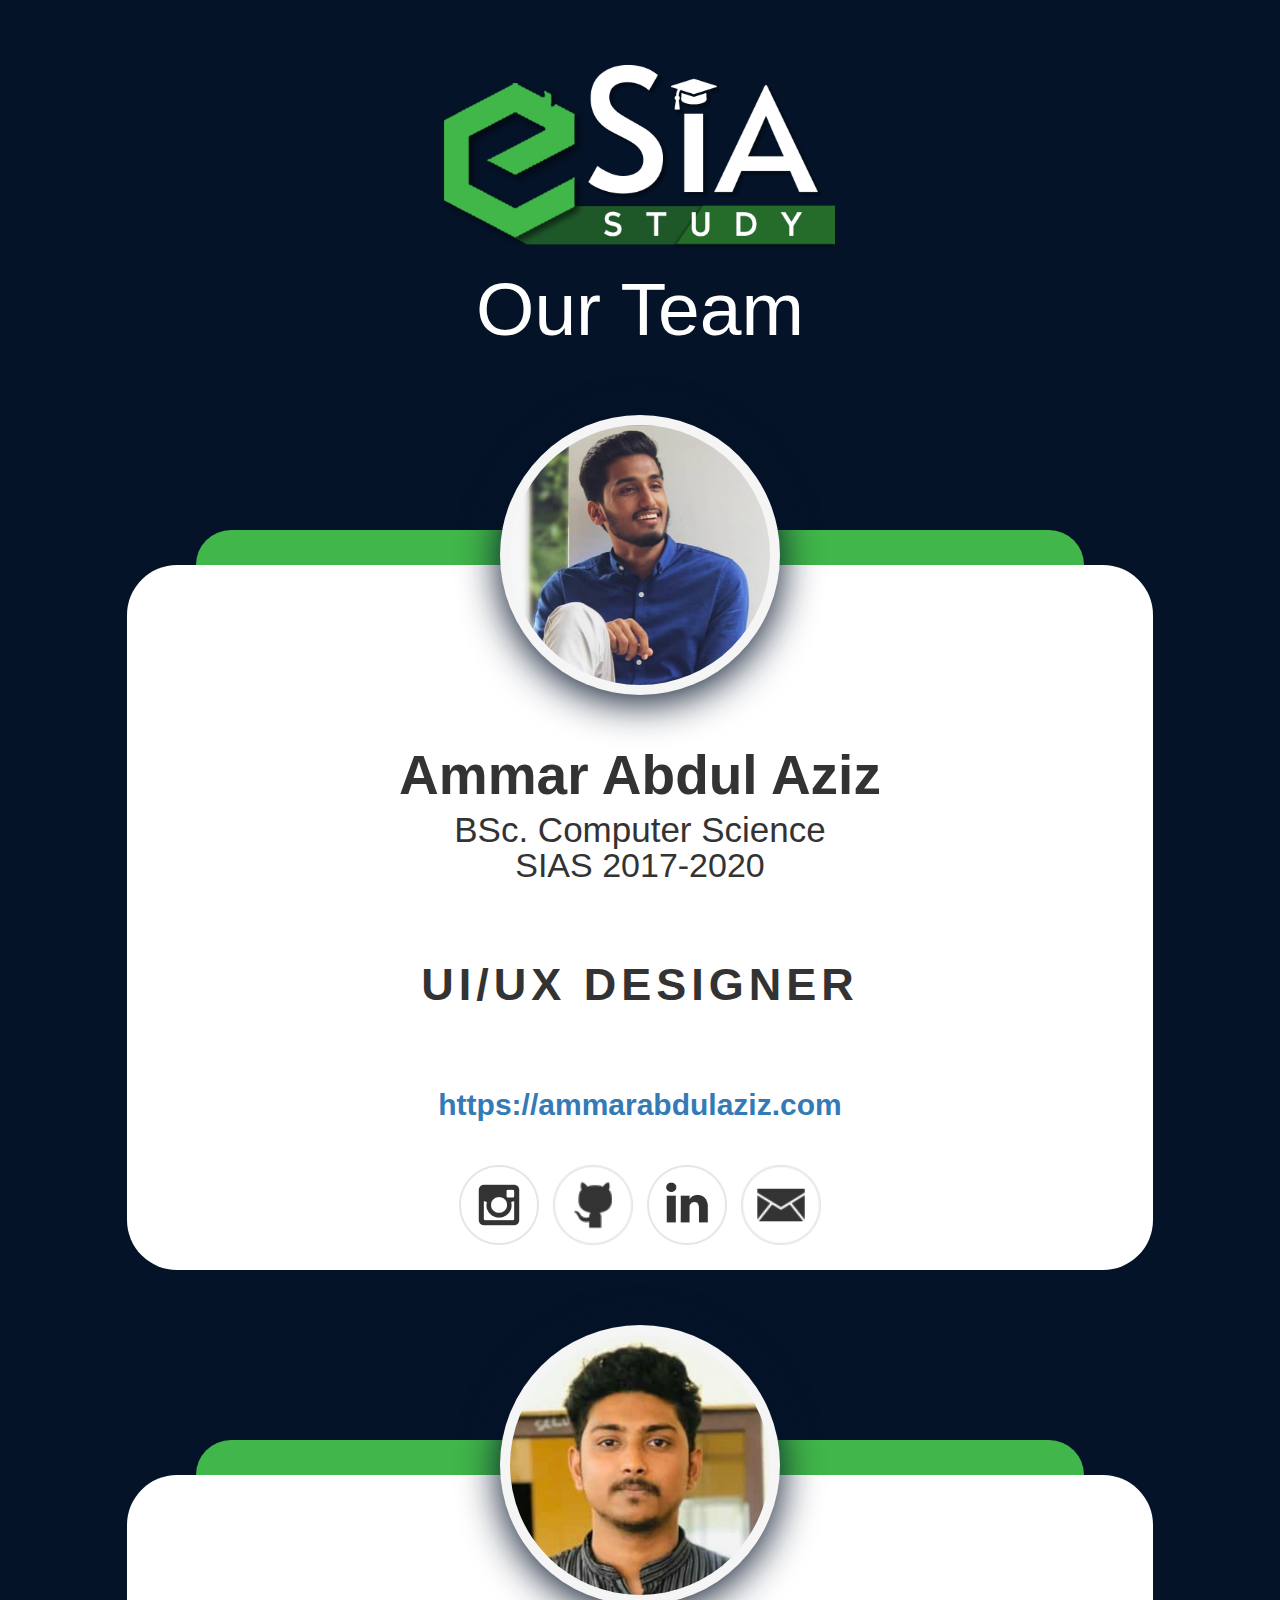
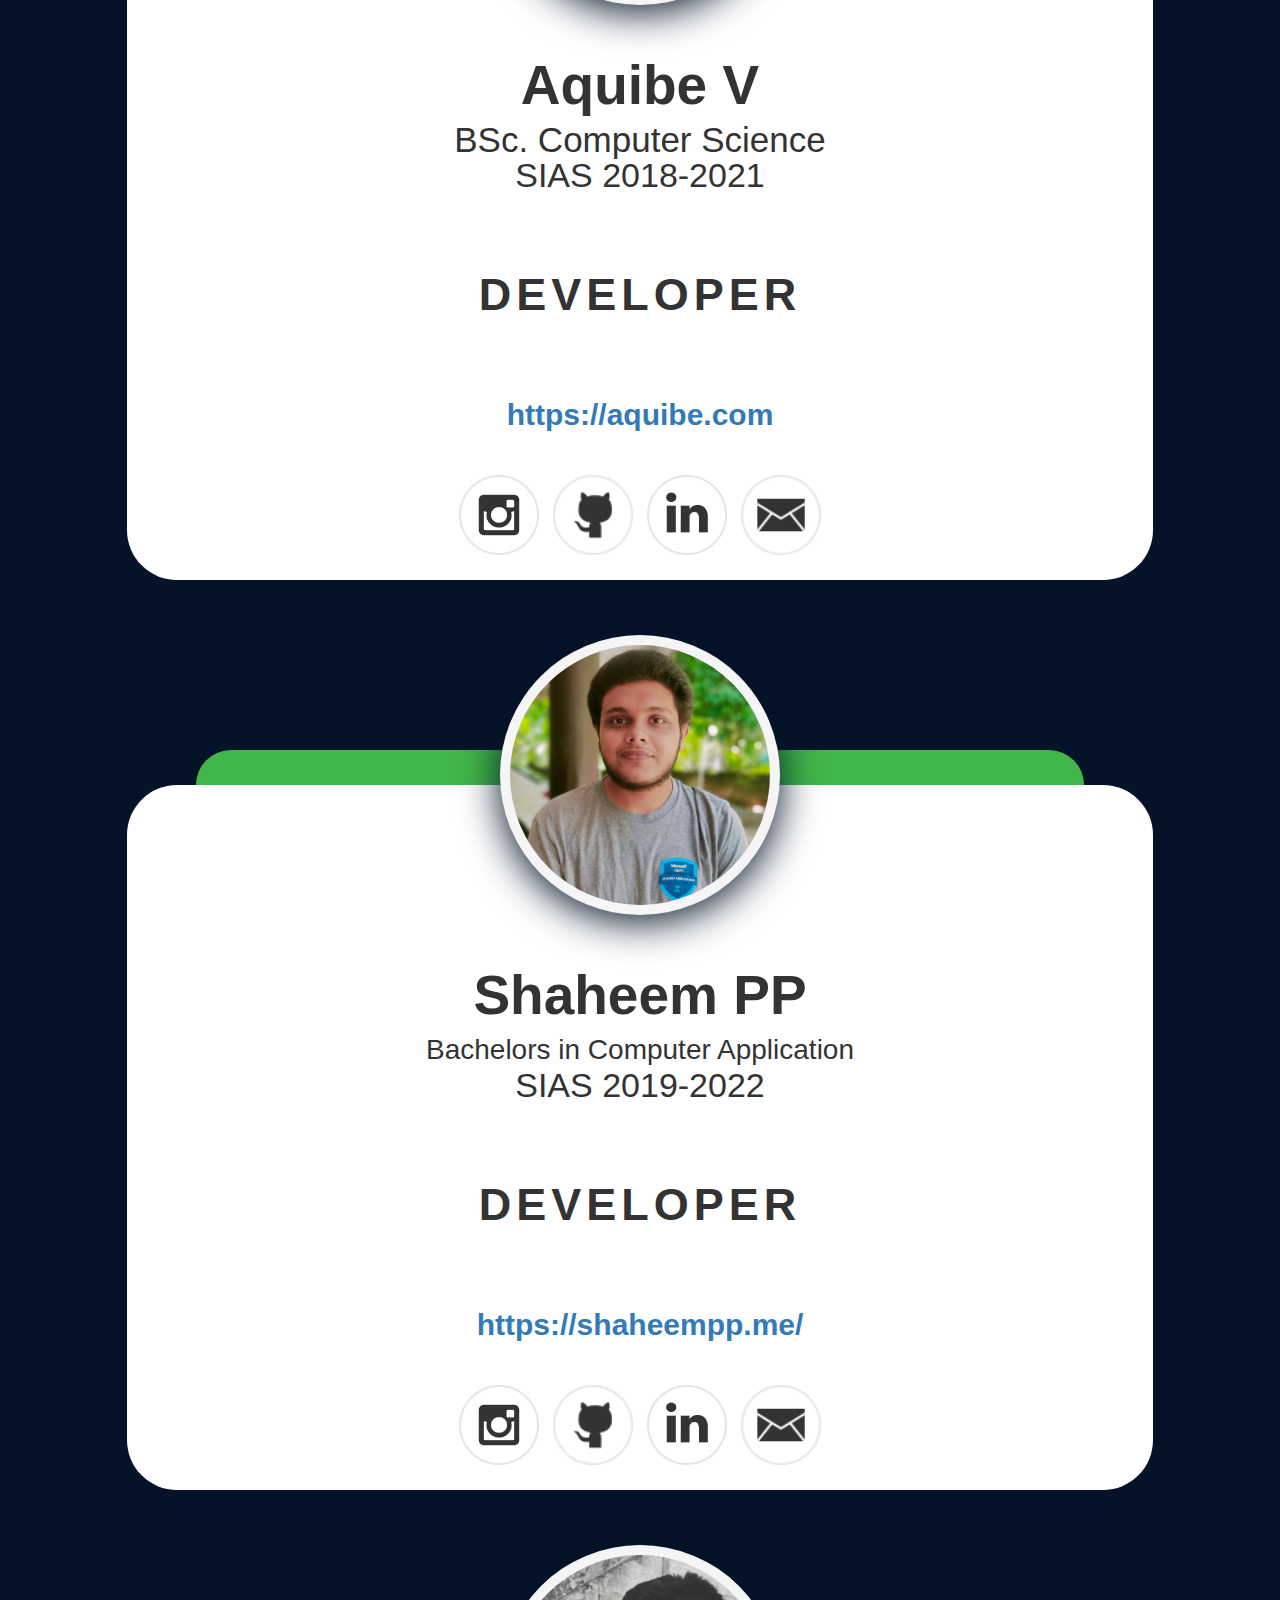
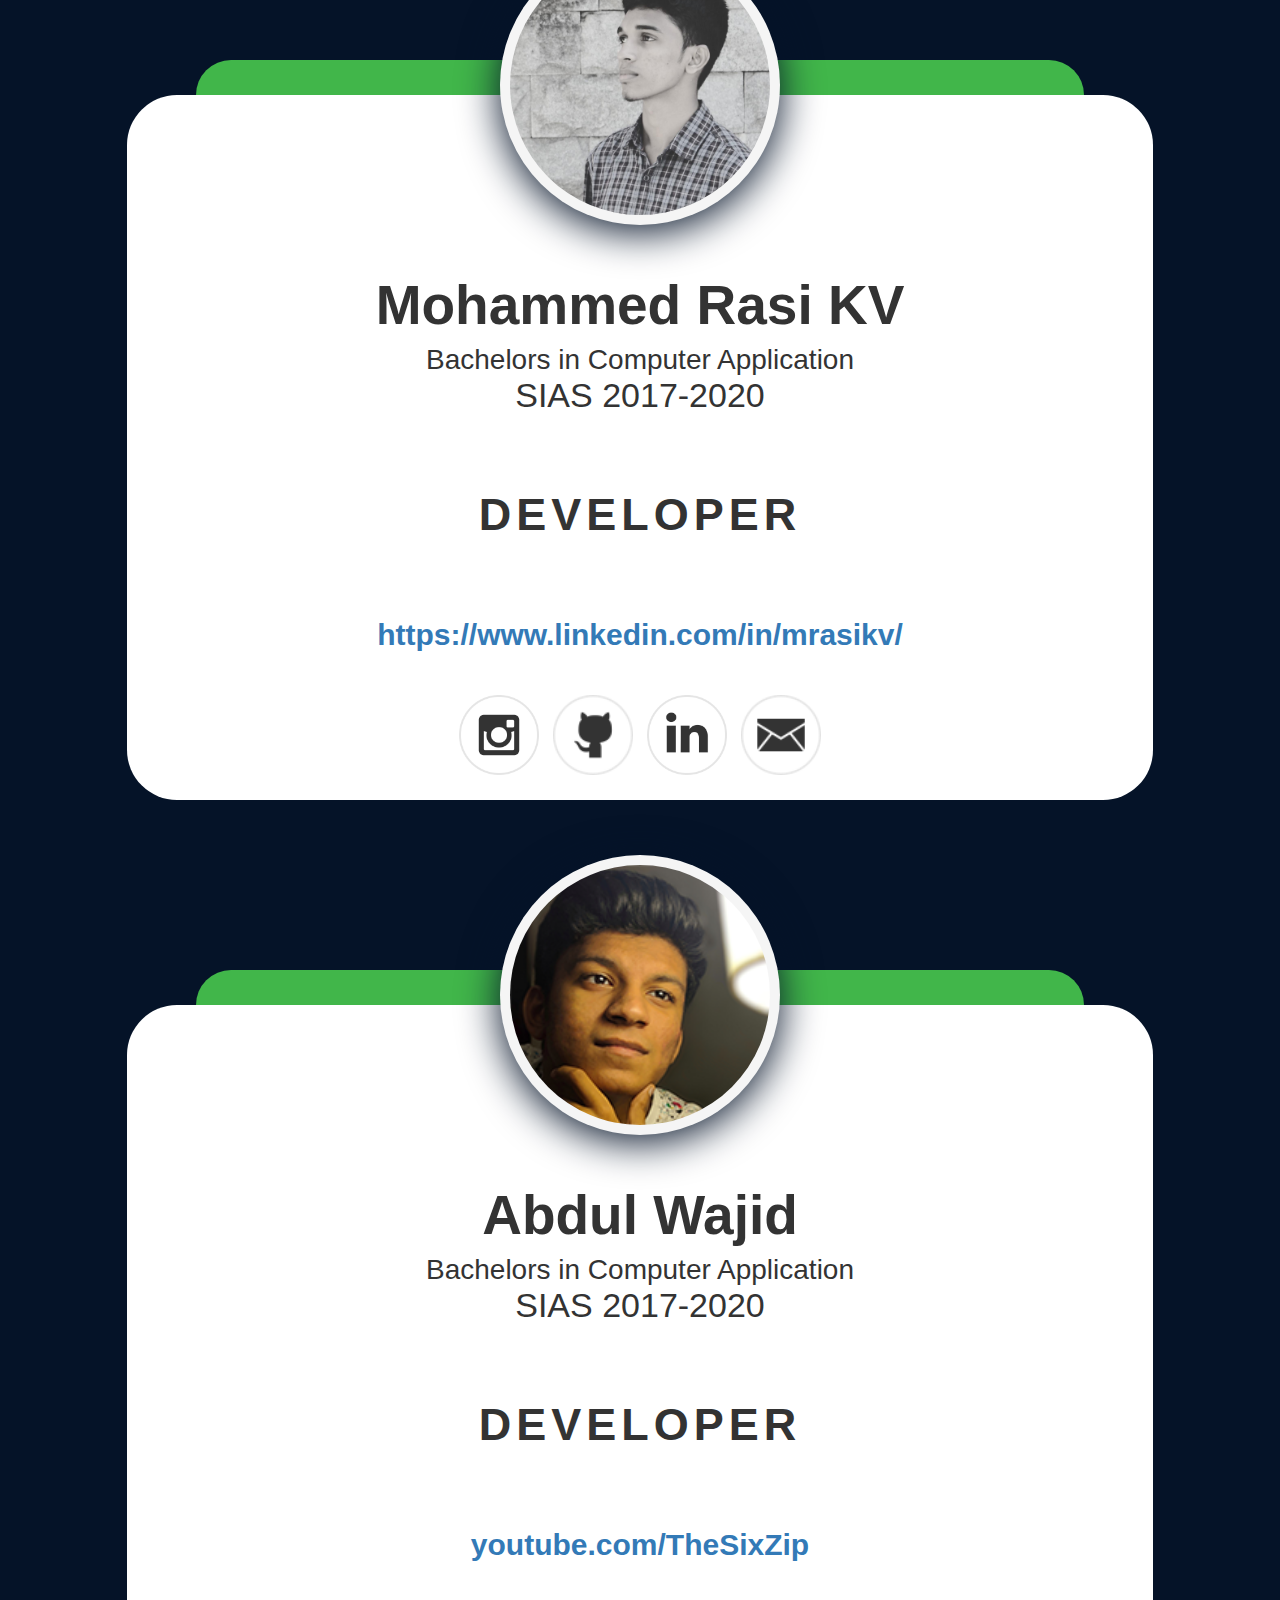
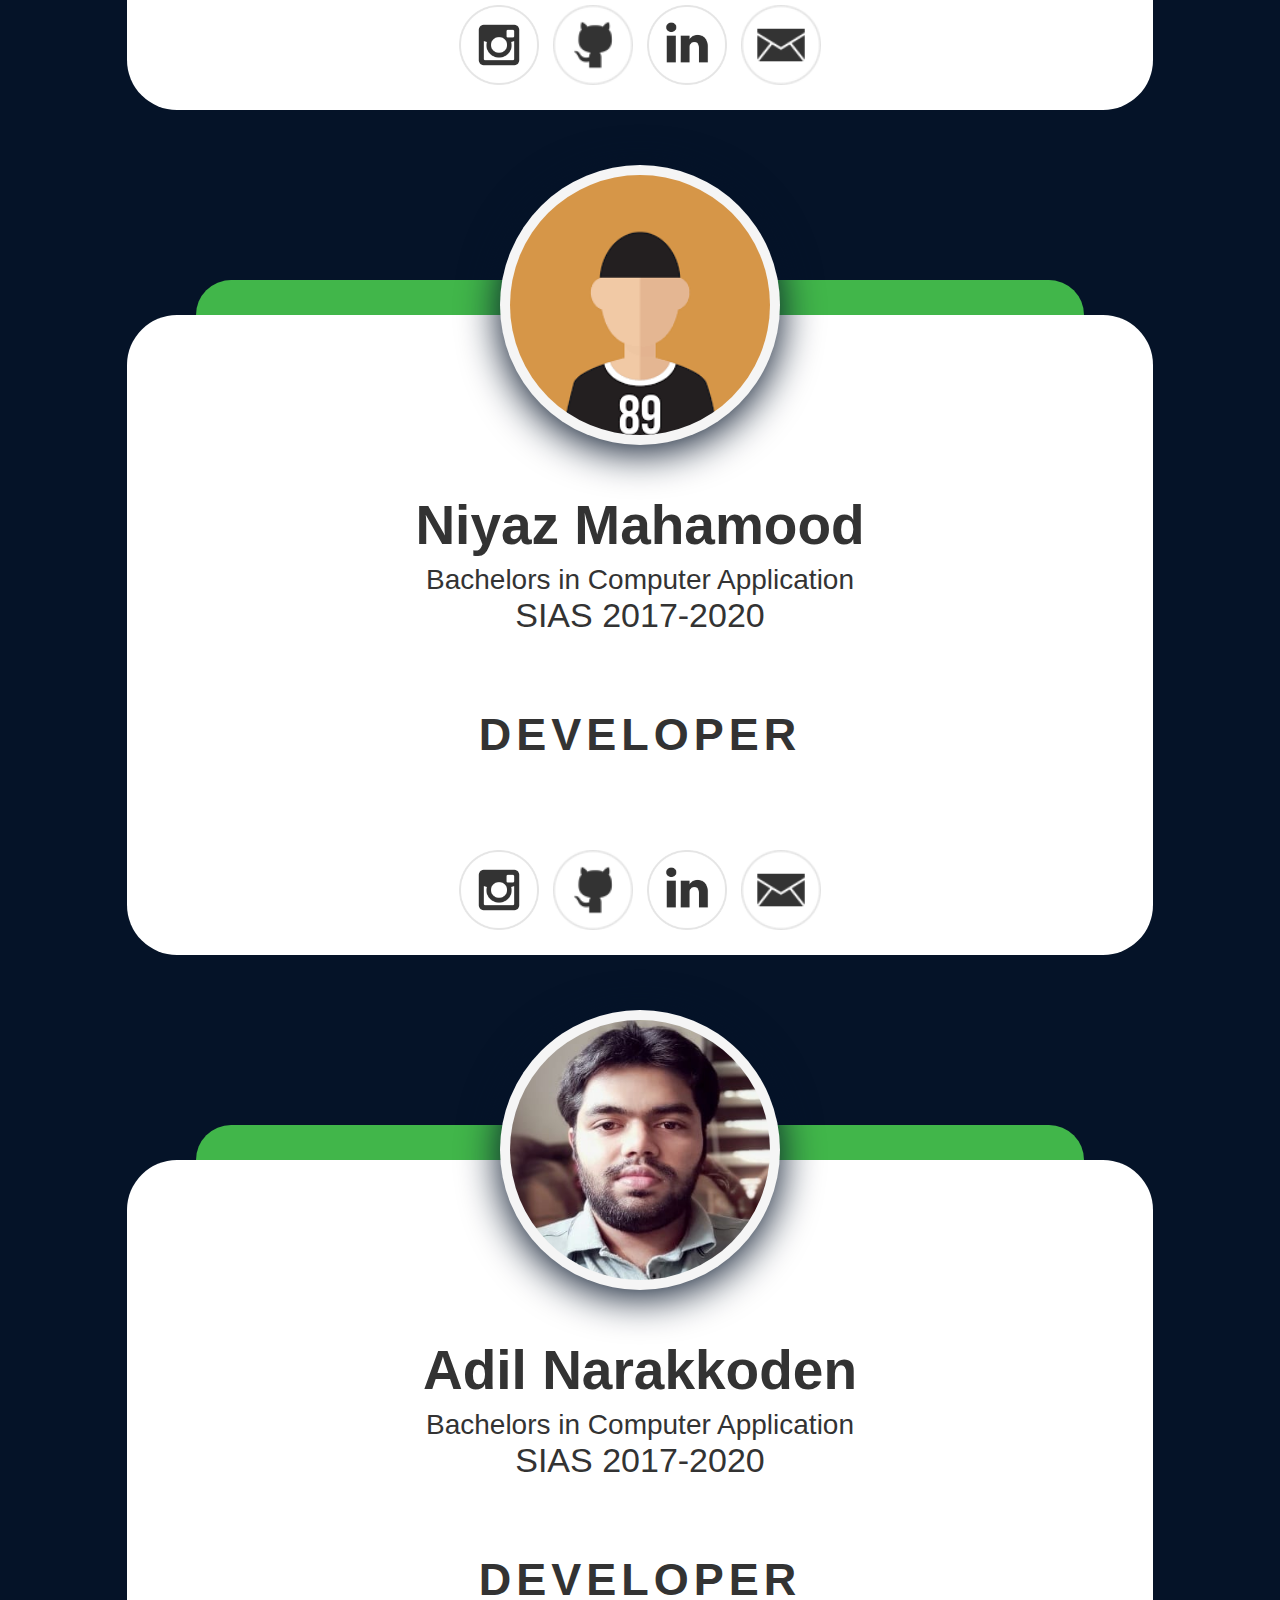
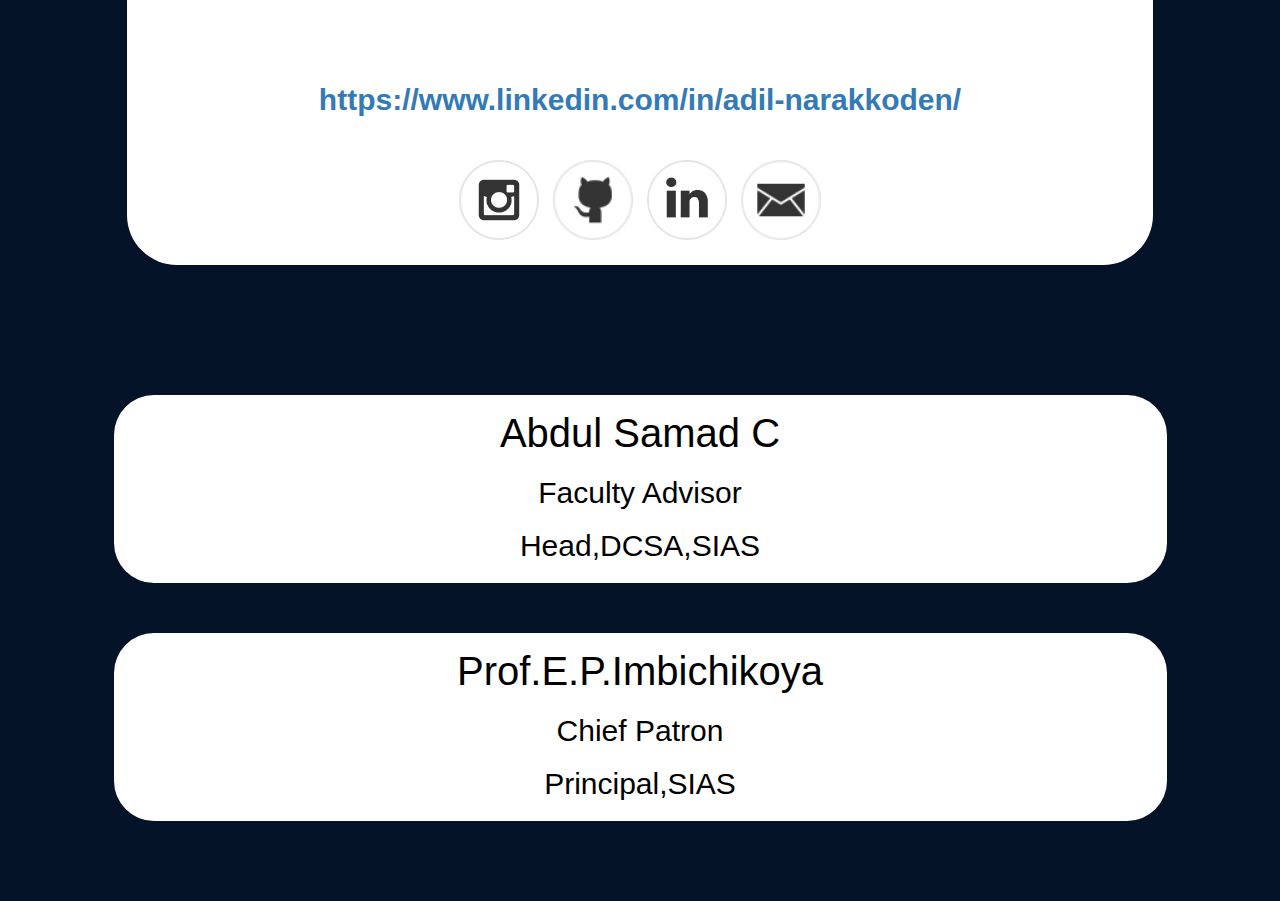
<file: index.html>
<!DOCTYPE html>
<html lang="en">

<head>
  <meta charset="UTF-8">
  <!--<meta name="viewport" content="width=device-width,height=device-height,initial-scale=1.0,maximum-scale=1.0,user-scalable=no">-->
  <title>Our Team</title>

  <link rel="stylesheet" href="css/bootstrap.min.css">
  <link rel="stylesheet" href="css/styles.css">
  <script src="js/jquery.min.js"></script>
  <script src="js/bootstrap.min.js"></script>
  <script>
    $(document).ready(function () {
      $('[data-toggle="tooltip"]').tooltip();
    });
  </script>
</head>

<body class="blue">


  <div class="container-fluid">

    <div class="row">
      <div class="col-xs-4 col-xs-offset-4 logo-body">
        <img src="imgs/logo.png" class="esia-logo" width="100%">
      </div>
    </div>
    <h1>Our Team</h1>


    <div class="row team">

      <div class="col-xs-10">
        <div class="team-wrap">
          <div class="above-space">

          </div>
          <div class="team-member">
            <div class="team-img">
              <img src="imgs/ammar.jpg" alt="Ammar">
            </div>
            <div class="style-line-body">
              <div class="style-line"></div>
            </div>
            <p class="team-name">Ammar Abdul Aziz</h3>
              <p class="team-cls">BSc. Computer Science</p>
              <p class="team-year">SIAS 2017-2020</p>
              <p class="team-role">UI/UX DESIGNER</p>
              <a class="team-website" href="https://ammarabdulaziz.com">https://ammarabdulaziz.com</a>
              <div class="team-links">
                <a href="https://www.instagram.com/el_haloul_/"><img src="imgs/instagram.png"
                    class="team-icon-item"></a>
                <a href="https://github.com/ammarabdulaziz/"><img src="imgs/github.png" class="team-icon-item"></a>
                <a href="https://www.linkedin.com/in/ammar-abdul-aziz-740a7a181/"><img src="imgs/linkedin.png"
                    class="team-icon-item"></a>
                <a href="mailto:ammarabz10@gmail.com"><img src="imgs/mail.png" class="team-icon-item"></a>
              </div>
          </div>
        </div>

      </div>


      <div class="col-xs-10">
        <div class="team-wrap">
          <div class="above-space">

          </div>
          <div class="team-member">
            <div class="team-img">
              <img src="imgs/aquibe.jpeg" alt="aquibe">
            </div>
            <div class="style-line-body">
              <div class="style-line"></div>
            </div>
            <p class="team-name">Aquibe V</h3>
              <p class="team-cls">BSc. Computer Science</p>
              <p class="team-year">SIAS 2018-2021</p>
              <p class="team-role">DEVELOPER</p>
              <a class="team-website" href="https://aquibe.com/">https://aquibe.com</a>
              <div class="team-links">
                <a href="https://instagram.com/a_q__b"><img src="imgs/instagram.png" class="team-icon-item"></a>
                <a href="https://github.com/aquibe"><img src="imgs/github.png" class="team-icon-item"></a>
                <a href="https://www.linkedin.com/in/aquibe-v-2a0a951a0"><img src="imgs/linkedin.png"
                    class="team-icon-item"></a>
                <a href="mailto:aquibe@yahoo.com.com"><img src="imgs/mail.png" class="team-icon-item"></a>
              </div>
          </div>
        </div>

      </div>


      <div class="col-xs-10">
        <div class="team-wrap">
          <div class="above-space">

          </div>
          <div class="team-member">
            <div class="team-img">
              <img src="imgs/shaheem.jpg" alt="shaheem">
            </div>
            <div class="style-line-body">
              <div class="style-line"></div>
            </div>
            <p class="team-name">Shaheem PP</h3>
              <p class="team-clss">Bachelors in Computer Application</p>
              <p class="team-year">SIAS 2019-2022</p>
              <p class="team-role">DEVELOPER</p>
              <a class="team-website" href="https://shaheempp.me/">https://shaheempp.me/</a>
              <div class="team-links">
                <a href="https://instagram.com/the.codeholic"><img src="imgs/instagram.png" class="team-icon-item"></a>
                <a href="https://github.com/shaheemshanpp"><img src="imgs/github.png" class="team-icon-item"></a>
                <a href="https://www.linkedin.com/in/shaheem-pp-8845a5189"><img src="imgs/linkedin.png"
                    class="team-icon-item"></a>
                <a href="mailto:shanofficial2000@gmail.com"><img src="imgs/mail.png" class="team-icon-item"></a>
              </div>
          </div>
        </div>

      </div>


      <div class="col-xs-10">
        <div class="team-wrap">
          <div class="above-space">

          </div>
          <div class="team-member">
            <div class="team-img">
              <img src="imgs/razi.jpeg" alt="razi">
            </div>
            <div class="style-line-body">
              <div class="style-line"></div>
            </div>
            <p class="team-name">Mohammed Rasi KV</h3>
              <p class="team-clss">Bachelors in Computer Application</p>
              <p class="team-year">SIAS 2017-2020</p>
              <p class="team-role">DEVELOPER</p>
              <a class="team-website"
                href="https://www.linkedin.com/in/mrasikv/">https://www.linkedin.com/in/mrasikv/</a>
              <div class="team-links">
                <a href="https://www.instagram.com/m_rasi_kv/"><img src="imgs/instagram.png" class="team-icon-item"></a>
                <a href=" https://github.com/mohammedrasikv/"><img src="imgs/github.png" class="team-icon-item"></a>
                <a href="https://www.linkedin.com/in/mrasikv/"><img src="imgs/linkedin.png" class="team-icon-item"></a>
                <a href="mailto:mohammedrasikv@gmail.com"><img src="imgs/mail.png" class="team-icon-item"></a>
              </div>
          </div>
        </div>

      </div>




      <div class="col-xs-10">
        <div class="team-wrap">
          <div class="above-space">

          </div>
          <div class="team-member">
            <div class="team-img">
              <img src="imgs/vaaji.png" alt="vaajid">
            </div>
            <div class="style-line-body">
              <div class="style-line"></div>
            </div>
            <p class="team-name">Abdul Wajid</h3>
              <p class="team-clss">Bachelors in Computer Application</p>
              <p class="team-year">SIAS 2017-2020</p>
              <p class="team-role">DEVELOPER</p>
              <a class="team-website" href="https://www.youtube.com/thesixzip">youtube.com/TheSixZip</a>
              <div class="team-links">
                <a href="https://instagram.com/vaaji"><img src="imgs/instagram.png" class="team-icon-item"></a>
                <a href="https://github.com/AbdulWajid2301"><img src="imgs/github.png" class="team-icon-item"></a>
                <a href="https://linkedin.com/in/abdul-wajid-3342471ab/"><img src="imgs/linkedin.png"
                    class="team-icon-item"></a>
                <a href="mailto:mrabdulwajidkv@gmail.com"><img src="imgs/mail.png" class="team-icon-item"></a>
              </div>
          </div>
        </div>

      </div>


      <div class="col-xs-10">
        <div class="team-wrap">
          <div class="above-space">

          </div>
          <div class="team-member">
            <div class="team-img">
              <img src="imgs/avathar.png" alt="niyas">
            </div>
            <div class="style-line-body">
              <div class="style-line"></div>
            </div>
            <p class="team-name">Niyaz Mahamood</h3>
              <p class="team-clss">Bachelors in Computer Application</p>
              <p class="team-year">SIAS 2017-2020</p>
              <p class="team-role">DEVELOPER</p>
              <a class="team-website"> </a>
              <div class="team-links">
                <a href="https://instagram.com/__n.i.a.z_"><img src="imgs/instagram.png" class="team-icon-item"></a>
                <a data-toggle="tooltip" title="unavailable"><img src="imgs/github.png" class="team-icon-item"></a>
                <a data-toggle="tooltip" title="unavailable"><img src="imgs/linkedin.png" class="team-icon-item"></a>
                <a data-toggle="tooltip" title="unavailable"><img src="imgs/mail.png" class="team-icon-item"></a>
              </div>
          </div>
        </div>

      </div>


      <div class="col-xs-10">
        <div class="team-wrap">
          <div class="above-space">

          </div>
          <div class="team-member">
            <div class="team-img">
              <img src="imgs/adhil.jpeg" alt="adil">
            </div>
            <div class="style-line-body">
              <div class="style-line"></div>
            </div>
            <p class="team-name">Adil Narakkoden</h3>
              <p class="team-clss">Bachelors in Computer Application</p>
              <p class="team-year">SIAS 2017-2020</p>
              <p class="team-role">DEVELOPER</p>
              <a class="team-website"
                href="https://www.linkedin.com/in/adil-narakkoden-a1504a1b">https://www.linkedin.com/in/adil-narakkoden/</a>
              <div class="team-links">
                <a href="https://instagram.com/adil_narakkoden"><img src="imgs/instagram.png"
                    class="team-icon-item"></a>
                <a href="https://github.com/adilnarakkoden"><img src="imgs/github.png" class="team-icon-item"></a>
                <a href="https://www.linkedin.com/in/adil-narakkoden-a1504a1b"><img src="imgs/linkedin.png"
                    class="team-icon-item"></a>
                <a href="mailto:adiladi4855@gmail.com"><img src="imgs/mail.png" class="team-icon-item"></a>
              </div>
          </div>
        </div>

      </div>
    </div>

  </div>


  <div class="container">
    <div class="row thanks">
      <!--<h1 class="thanks">Special Thanks</h1>-->
      <div class="thb">
        <p class="n">Abdul Samad C</p>
        <p class="desg">Faculty Advisor</p>
        <p class="desg">Head,DCSA,SIAS</p>

      </div>
      <div class="thb">
        <p class="n">Prof.E.P.Imbichikoya</p>
        <p class="desg">Chief Patron</p>
        <p class="desg">Principal,SIAS</p>
      </div>
    </div>
  </div>



</body>

</html>
</file>
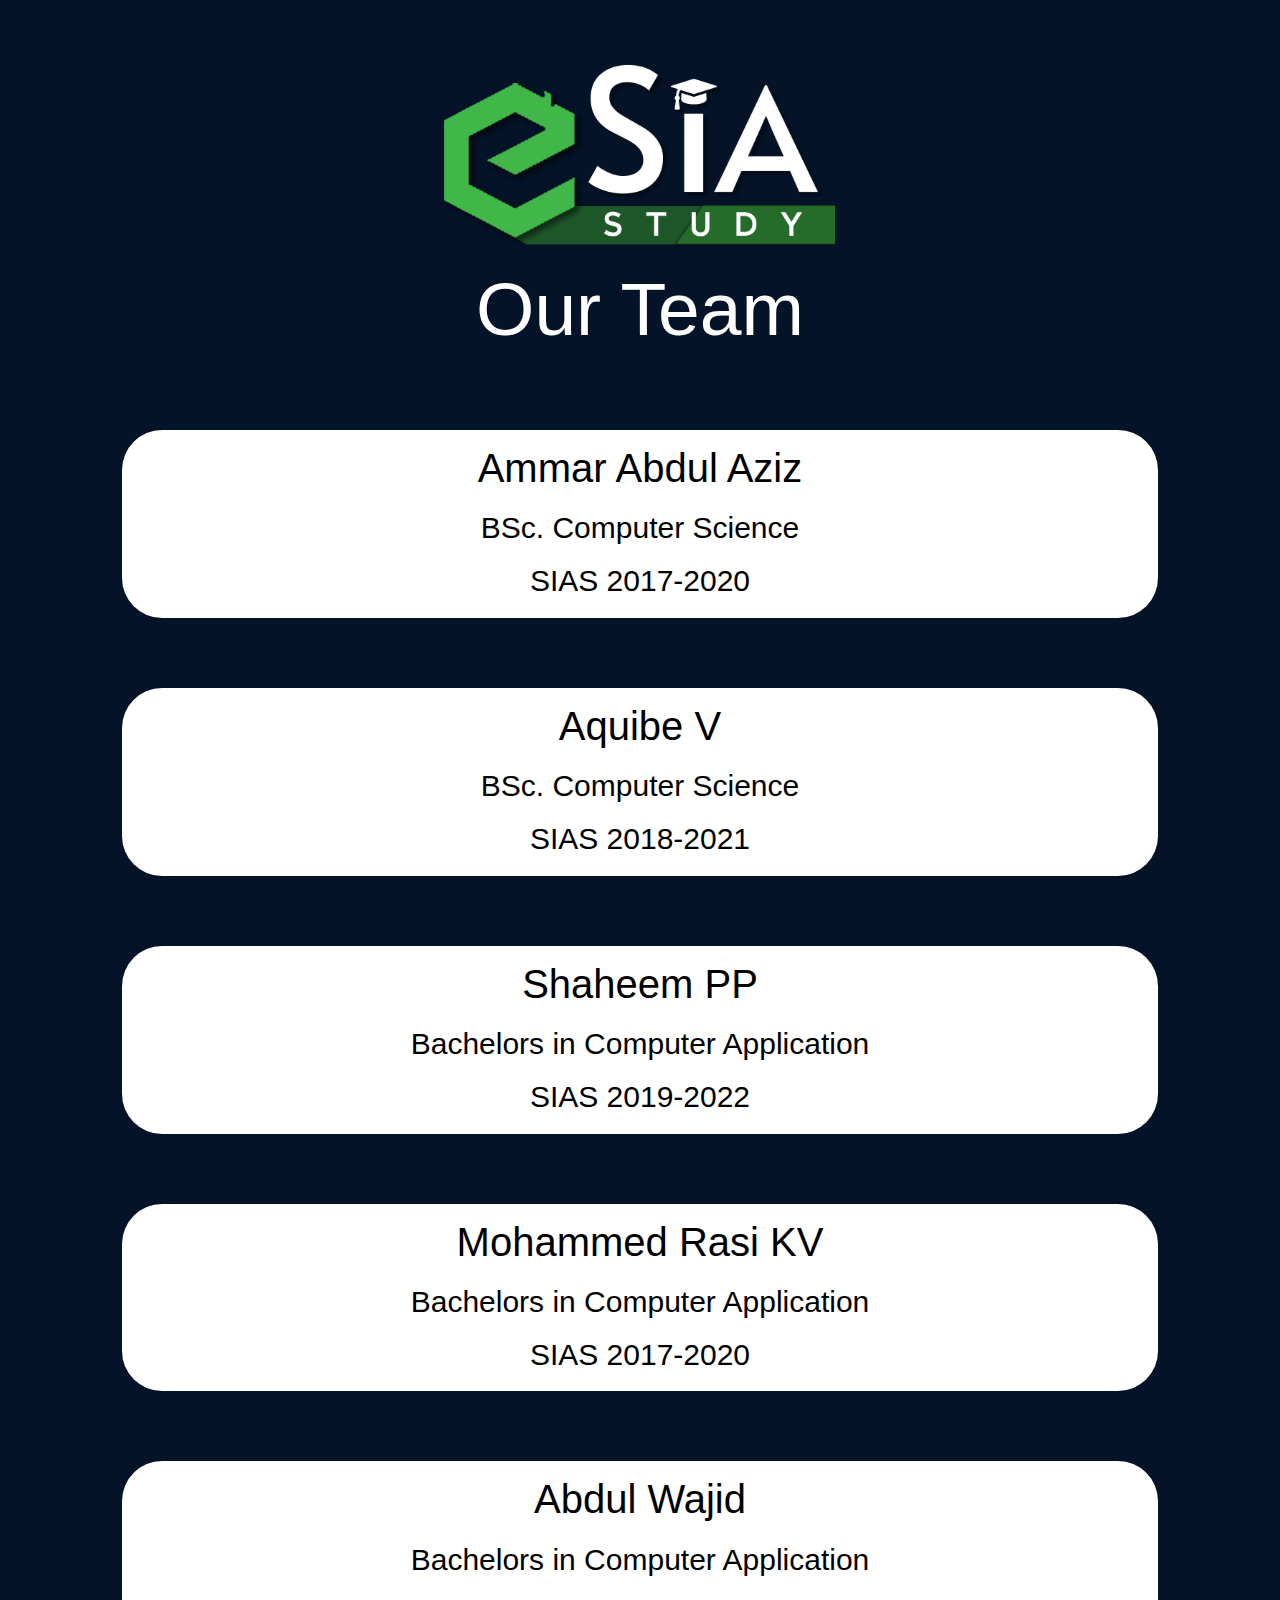
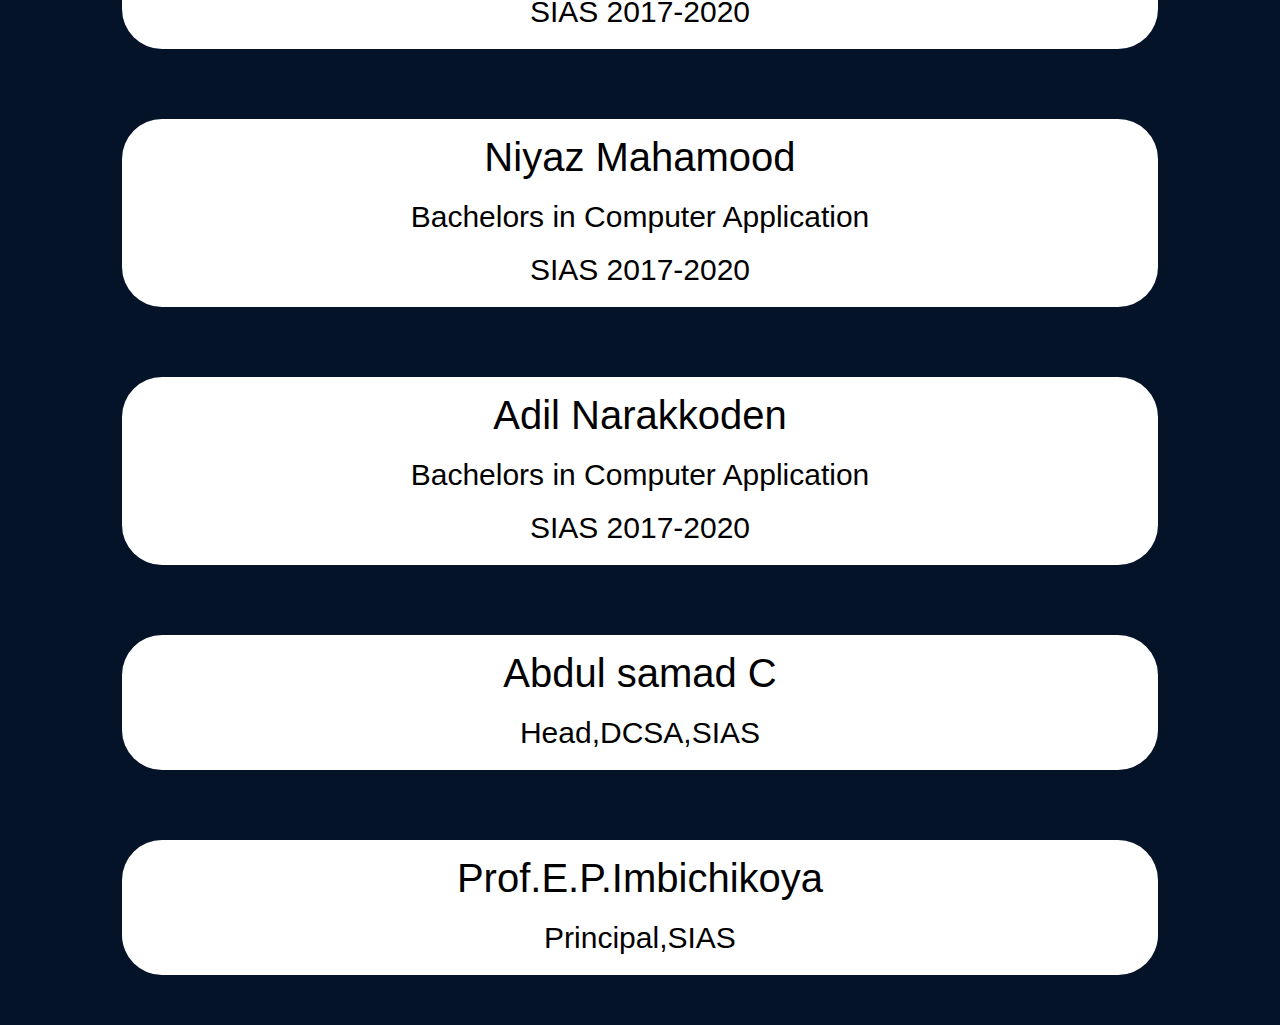
<file: temp.html>
<!DOCTYPE html>
<html lang="en">
<head>
  <meta charset="UTF-8">
  <!--<meta name="viewport" content="width=device-width,height=device-height,initial-scale=1.0,maximum-scale=1.0,user-scalable=no">-->
	<title>Our Team</title>
 
  <link rel="stylesheet" href="css/bootstrap.min.css">
  <link rel="stylesheet" href="css/styles.css">
  <script src="js/jquery.min.js"></script>
  <script src="js/bootstrap.min.js"></script>
  <script>
    $(document).ready(function(){
      $('[data-toggle="tooltip"]').tooltip();
    });
    </script>
</head>
<body  class="blue">


<div class="container-fluid">
  
  <div class="row">
    <div class="col-xs-4 col-xs-offset-4 logo-body">
      <img src="imgs/logo.png"  class="esia-logo" width="100%">
    </div>  
  </div>
  <h1>Our Team</h1>

  
  <div class="row">
    <div class="col-xs-10 col-xs-offset-1">
      <div class="thbd">
        <p class="n">Ammar Abdul Aziz</p>
        <p class="desg">BSc. Computer Science</p>
        <p class="desg">SIAS 2017-2020</p>
      </div>
    </div>

    <div class="col-xs-10 col-xs-offset-1">
      <div class="thbd">
        <p class="n">Aquibe V</p>
        <p class="desg">BSc. Computer Science</p>
        <p class="desg">SIAS 2018-2021</p>
      </div>
    </div>

    <div class="col-xs-10 col-xs-offset-1">
      <div class="thbd">
        <p class="n">Shaheem PP</p>
        <p class="desg">Bachelors in Computer Application</p>
        <p class="desg">SIAS 2019-2022</p>
      </div>
    </div>

    <div class="col-xs-10 col-xs-offset-1">
      <div class="thbd">
        <p class="n">Mohammed Rasi KV</p>
        <p class="desg">Bachelors in Computer Application</p>
        <p class="desg">SIAS 2017-2020</p>
      </div>
    </div>

    <div class="col-xs-10 col-xs-offset-1">
      <div class="thbd">
        <p class="n">Abdul Wajid</p>
        <p class="desg">Bachelors in Computer Application</p>
        <p class="desg">SIAS 2017-2020</p>
      </div>
    </div>

    <div class="col-xs-10 col-xs-offset-1">
      <div class="thbd">
        <p class="n">Niyaz Mahamood</p>
        <p class="desg">Bachelors in Computer Application</p>
        <p class="desg">SIAS 2017-2020</p>
      </div>
    </div>

    <div class="col-xs-10 col-xs-offset-1">
      <div class="thbd">
        <p class="n">Adil Narakkoden</p>
        <p class="desg">Bachelors in Computer Application</p>
        <p class="desg">SIAS 2017-2020</p>
      </div>
    </div>

    <div class="col-xs-10 col-xs-offset-1">
      <div class="thbd">
        <p class="n">Abdul samad C</p>
        <p class="desg">Head,DCSA,SIAS</p>
      </div>
    </div>

    <div class="col-xs-10 col-xs-offset-1">
      <div class="thbd">
        <p class="n">Prof.E.P.Imbichikoya</p>
        <p class="desg">Principal,SIAS</p>
      </div>
    </div>
  
  </div>
</div>	



</body>
</html>
</file>
<file: css/styles.css>
*{
  margin: 0;
  padding: 0;
  box-sizing: border-box;
}

.blue{
  background-color: #051328;
}


.container-fluid h1{
  color: white;
  font-size: 75px;
  margin-bottom: 60px;
  text-align: center;
}



.style-line{
  width: 90%;
  height: 35px;
  background-color: #41B64A;
  border-top-left-radius: 50px;
  border-top-right-radius: 50px;
}

.style-line-body{
  justify-content: center;
  display: flex;
  margin-top: -55px;
}


.above-space{
  height: 150px;
  
  
}
.logo-body{
  margin-top: 60px;
  
}
.team-name{
  font-size: 55px;
  font-weight: 900;
  margin-top: 200px; 
  margin-bottom: 10px;
}

.team-cls{
  font-size: 35px;
  margin-top: 35px;
  font-weight: 400;
}
.team-clss{
  font-size: 28px;
  margin-top: 35px;
  font-weight: 500;
}
.team-year{
  font-size: 34px;
  margin-top: 15px;
  font-weight: 400;
}
.team-role{
  font-size: 45px;
  font-weight: 800;
  margin-top: 100px;
  margin-bottom: 100px;
  letter-spacing: 5px;
 
  
}
.team-website{
  font-size: 30px;
  font-weight: 700;
}











.team{
  display: flex;
  justify-content: center;
  width: auto;
  text-align: center;
  flex-wrap: wrap;
}

.team .team-member{
  background: #fff;
  margin: 5px;
  margin-bottom: 50px;
  border-radius: 50px;
  padding: 20px;
  line-height: 20px;
  
  position: relative;
}

.team .team-member .team-img{
  position: absolute;
  top: -150px;
  left: 50%;
  transform: translateX(-50%);
  width: 280px;
  height: 280px;
  border-radius: 50%;
  background-color: whitesmoke;
  box-shadow: 0 7px 40px#051328;
  
}

.team .team-member .team-img img{
  width: 280px;
  height: 280px;
  padding: 10px;
  border-radius: 50%;
}

.team-icon-item{
  height: 80px;
  width: 80px;
  margin:5px;
}

.team-links{
  margin-top: 40px;
}

.thanks{
  margin-top: 60px;
  margin-bottom: 30px;
  color: white;
  text-align: center;
  font-size: 60px;
  font-weight: 600;
}
.thb{
  margin-top: 20px;
  padding-top: 10px;
  padding-bottom: 5px;
  background-color: white;
  width: 90%;
  margin-left:5%;
  
  border-radius: 40px;
  text-align: center;
  margin-bottom: 50px;
}
.n{
  font-size: 40px;
  font-weight: 500;
  color: black;
}
.desg{
  font-size: 30px;
  font-weight: 500;
  color: black;
}

.thbd{
  margin-top: 20px;
  padding-top: 10px;
  padding-bottom: 5px;
  background-color: white;
  width: 100%;
  border-radius: 40px;
  text-align: center;
  margin-bottom: 50px;

}
</file>
